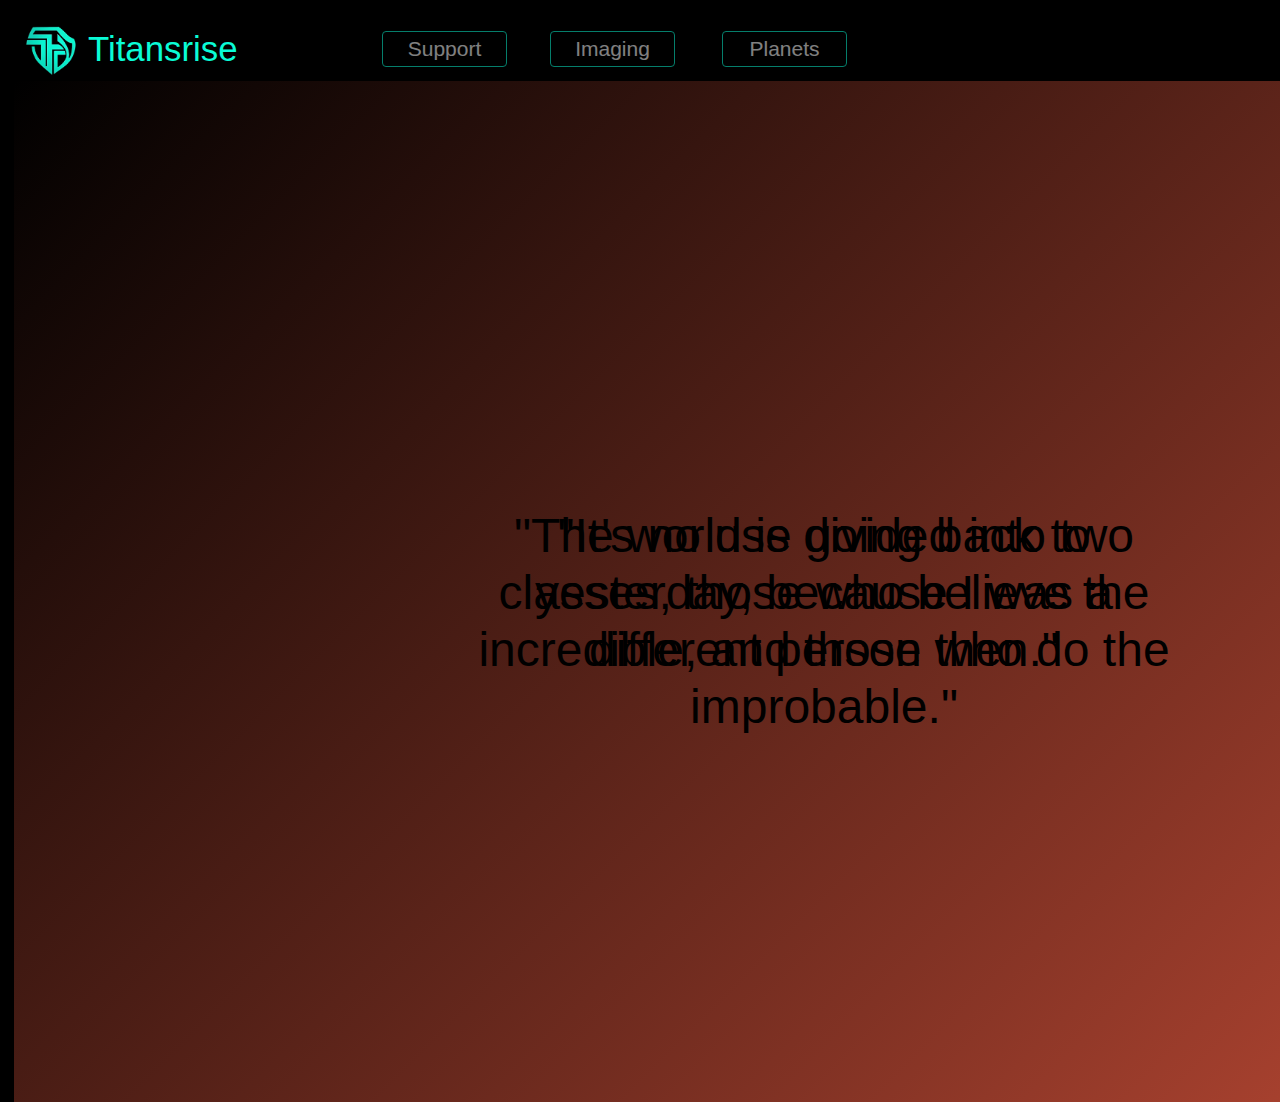
<file: index.html>
<!doctype html>
<html>
<head>
<meta charset="utf-8">
<title>Titansrise</title>
<meta name="generator" content="WYSIWYG Web Builder 15 - http://www.wysiwygwebbuilder.com">
<link href="SmallLogo.png" rel="icon" sizes="32x32" type="image/png">
<link href="SmallLogo.png" rel="icon" sizes="32x32" type="image/png">
<link href="SmallLogo.png" rel="icon" sizes="32x32" type="image/png">
<link href="Titansrise.css" rel="stylesheet">
<link href="index.css" rel="stylesheet">
<script src="jquery-1.12.4.min.js"></script>
<script src="wb.rotate.min.js"></script>
<script src="wwb15.min.js"></script>
</head>
<body>
<div id="container">

<hr id="Line1" style="position:absolute;left:13px;top:11px;width:1624px;z-index:1;">
<div id="WrapText1" style="position:absolute;left:84px;top:24px;width:175px;height:61px;z-index:2;overflow:hidden;">
<div class="WrapText1" style="left:4px;top:4px;width:162px;">Titansrise </div>
</div>
<a id="ButtonSupport" href="./Support.html" target="InlineFrame1" onmouseover="Animate('ButtonSupport', '', '', '', '', '100', 500, '');return false;" onmouseout="Animate('ButtonSupport', '', '', '', '', '50', 500, '');return false;" style="position:absolute;left:382px;top:31px;width:123px;height:34px;z-index:3;">Support</a>
<a id="ButtonPlanets" href="./Imaging.html" target="InlineFrame1" onmouseover="Animate('ButtonPlanets', '', '', '', '', '100', 500, '');return false;" onmouseout="Animate('ButtonPlanets', '', '', '', '', '50', 500, '');return false;" style="position:absolute;left:550px;top:31px;width:123px;height:34px;z-index:4;">Imaging</a>
<a id="ButtonContact" href="./Contact.html" target="InlineFrame1" onmouseover="Animate('ButtonContact', '', '', '', '', '100', 500, '');return false;" onmouseout="Animate('ButtonContact', '', '', '', '', '50', 500, '');return false;" style="position:absolute;left:1488px;top:27px;width:123px;height:34px;z-index:5;">Contact</a>
<iframe name="InlineFrame1" id="InlineFrame1" style="position:absolute;left:14px;top:81px;width:1620px;height:1021px;z-index:6;" src="./Startpage.html" scrolling="no"></iframe>
<div id="wb_Image1" style="position:absolute;left:19px;top:18px;width:65px;height:62px;z-index:7;">
<a href="./Startpage.html" target="InlineFrame1" onmouseover="Animate('wb_Image1', '', '', '', '', '80', 500, '');return false;" onmouseout="Animate('wb_Image1', '', '', '', '', '100', 500, '');return false;"><img src="images/NewLogo.png" id="Image1" alt=""></a></div>
<a id="Button1" href="./Planets.html" target="InlineFrame1" onmouseover="Animate('Button1', '', '', '', '', '100', 500, '');return false;" onmouseout="Animate('Button1', '', '', '', '', '50', 500, '');return false;" style="position:absolute;left:722px;top:31px;width:123px;height:34px;z-index:8;">Planets</a>
</div>
</body>
</html>
</file>
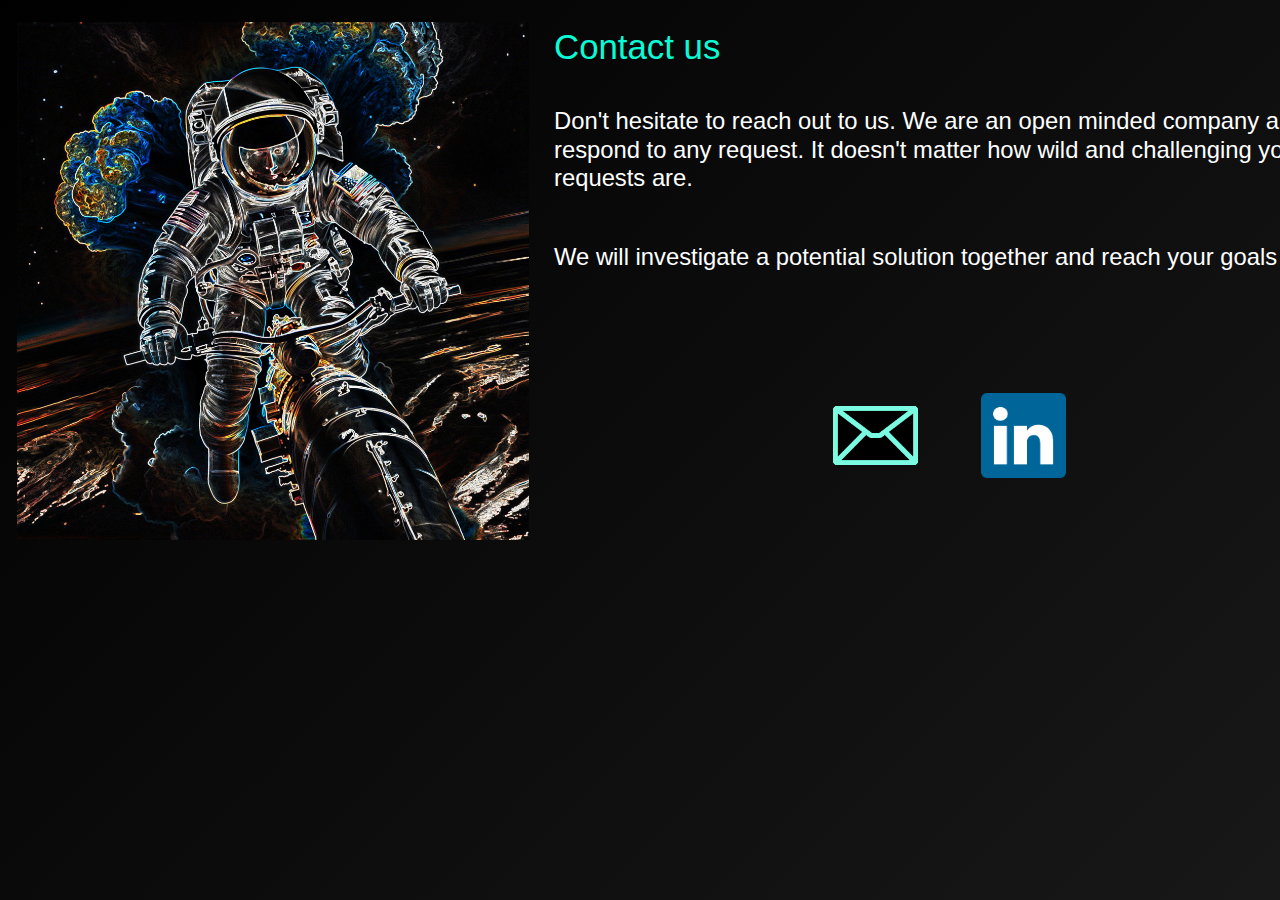
<file: Contact.html>
<!doctype html>
<html>
<head>
<meta charset="utf-8">
<title>Start</title>
<meta name="generator" content="WYSIWYG Web Builder 15 - http://www.wysiwygwebbuilder.com">
<link href="Titansrise.css" rel="stylesheet">
<link href="Contact.css" rel="stylesheet">
<script src="jquery-1.12.4.min.js"></script>
<script src="wb.rotate.min.js"></script>
<script src="wwb15.min.js"></script>
</head>
<body>
<div id="container">
<div id="wb_Image4" style="position:absolute;left:17px;top:22px;width:512px;height:518px;z-index:0;">
<img src="images/system.jpg" id="Image4" alt=""></div>
<div id="WrapText1" style="position:absolute;left:550px;top:22px;width:490px;height:61px;z-index:1;overflow:hidden;">
<div class="WrapText1" style="left:4px;top:4px;width:177px;">Contact us </div>
</div>
<div id="WrapText5" style="position:absolute;left:550px;top:103px;width:870px;height:110px;z-index:2;overflow:hidden;">
<div id="WrapText5-float">
</div>
<div class="WrapText5">Don't hesitate to reach out to us. We are an open minded company and will<br>respond to any request. It doesn't matter how wild and challenging your<br>requests are. </div>
</div>
<div id="WrapText6" style="position:absolute;left:550px;top:239px;width:870px;height:110px;z-index:3;overflow:hidden;">
<div id="WrapText6-float">
</div>
<div class="WrapText6">We will investigate a potential solution together and reach your goals in time. </div>
</div>
<div id="wb_Image1" style="position:absolute;left:833px;top:406px;width:85px;height:59px;z-index:4;">
<a href="mailto:contact@titansrise.cc" onmouseover="Animate('wb_Image1', '', '', '', '', '70', 500, '');return false;" onmouseout="Animate('wb_Image1', '', '', '', '', '100', 500, '');return false;"><img src="images/email.png" id="Image1" alt=""></a></div>
<div id="wb_Image3" style="position:absolute;left:981px;top:393px;width:85px;height:85px;z-index:5;">
<a href="https://www.linkedin.com/company/titansrise/" target="_blank" onmouseover="Animate('wb_Image3', '', '', '', '', '70', 500, '');return false;" onmouseout="Animate('wb_Image3', '', '', '', '', '100', 500, '');return false;"><img src="images/LinkedInLogo.png" id="Image3" alt=""></a></div>
</div>
</body>
</html>
</file>
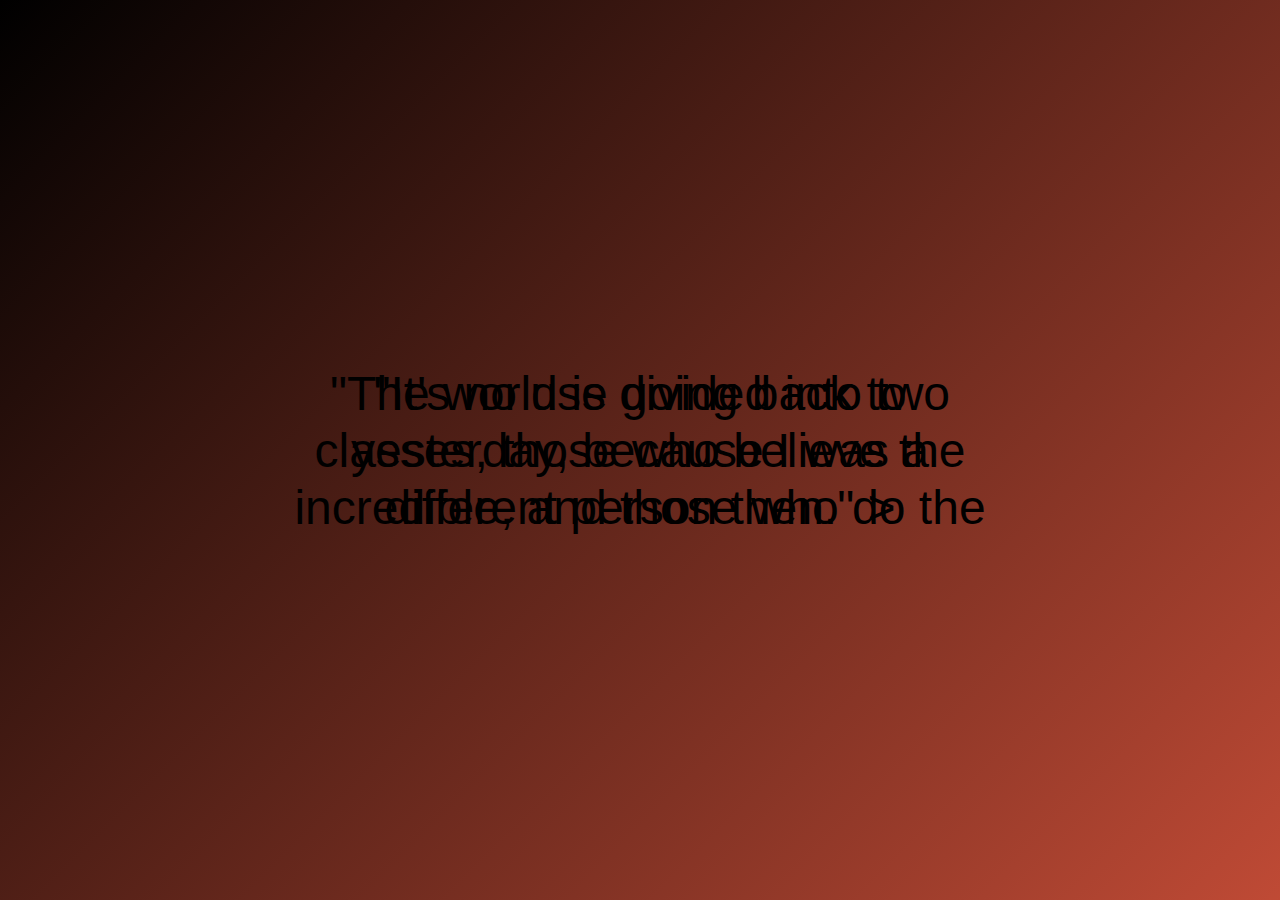
<file: HelloCustomer.html>
<!doctype html>
<html>
<head>
<meta charset="utf-8">
<title>Untitled Page</title>
<meta name="generator" content="WYSIWYG Web Builder 15 - http://www.wysiwygwebbuilder.com">
<link href="Titansrise.css" rel="stylesheet">
<link href="HelloCustomer.css" rel="stylesheet">
</head>
<body 

 <div id="box1">
    "It's no use going back to yesterday, because I was a different person then."
    </div>

    <div id="box2">
    "The world is divided into two classes, those who believe the incredible, and those who do the improbable."
    </div>
>

</body>
</html>
</file>
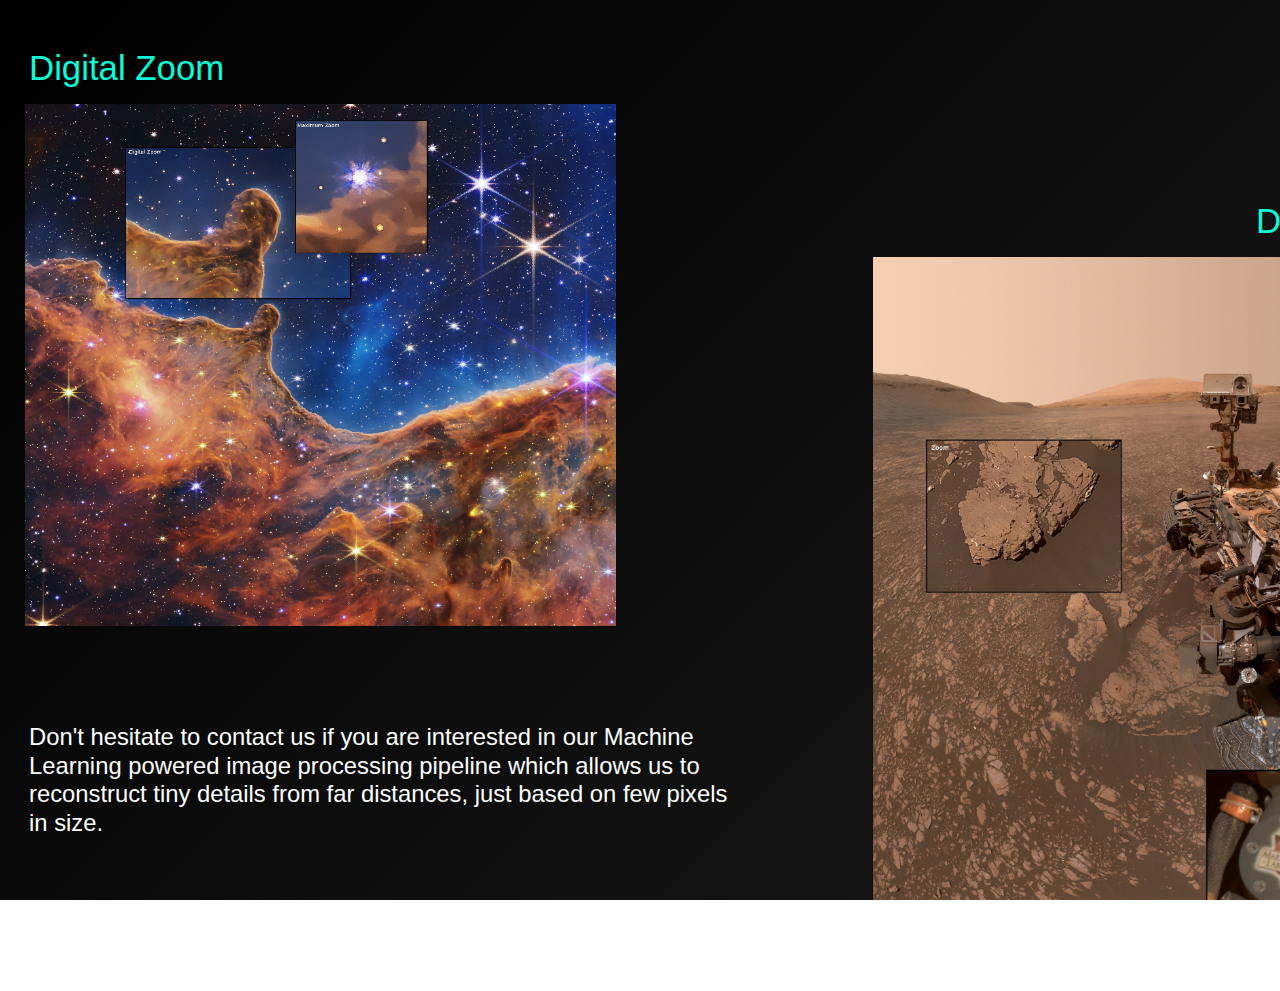
<file: Imaging.html>
<!doctype html>
<html>
<head>
<meta charset="utf-8">
<title>Start</title>
<meta name="generator" content="WYSIWYG Web Builder 15 - http://www.wysiwygwebbuilder.com">
<link href="Titansrise.css" rel="stylesheet">
<link href="Imaging.css" rel="stylesheet">
</head>
<body>
<div id="container">
<div id="WrapText2" style="position:absolute;left:25px;top:43px;width:446px;height:61px;z-index:0;overflow:hidden;">
<div class="WrapText2" style="left:4px;top:4px;width:205px;">Digital Zoom </div>
</div>
<div id="WrapText1" style="position:absolute;left:873px;top:196px;width:695px;height:61px;z-index:1;overflow:hidden;">
<div class="WrapText1" style="left:383px;top:4px;width:308px;">Detail enhancement </div>
</div>
<div id="WrapText5" style="position:absolute;left:25px;top:719px;width:719px;height:201px;z-index:2;overflow:hidden;">
<div id="WrapText5-float">
</div>
<div class="WrapText5">Don't hesitate to contact us if you are interested in our Machine Learning powered image processing pipeline which allows us to reconstruct tiny details from far distances, just based on few pixels in size. </div>
</div>
<div id="WrapText4" style="position:absolute;left:873px;top:952px;width:695px;height:39px;z-index:3;overflow:hidden;">
<div id="WrapText4-float">
</div>
<div class="WrapText4">Source: NASA </div>
</div>
<div id="wb_Image3" style="position:absolute;left:25px;top:104px;width:591px;height:522px;z-index:4;">
<img src="images/Zoom.jpg" id="Image3" alt=""></div>
<div id="wb_Image1" style="position:absolute;left:873px;top:257px;width:695px;height:695px;z-index:5;">
<img src="images/Details.jpg" id="Image1" alt=""></div>
</div>
</body>
</html>
</file>
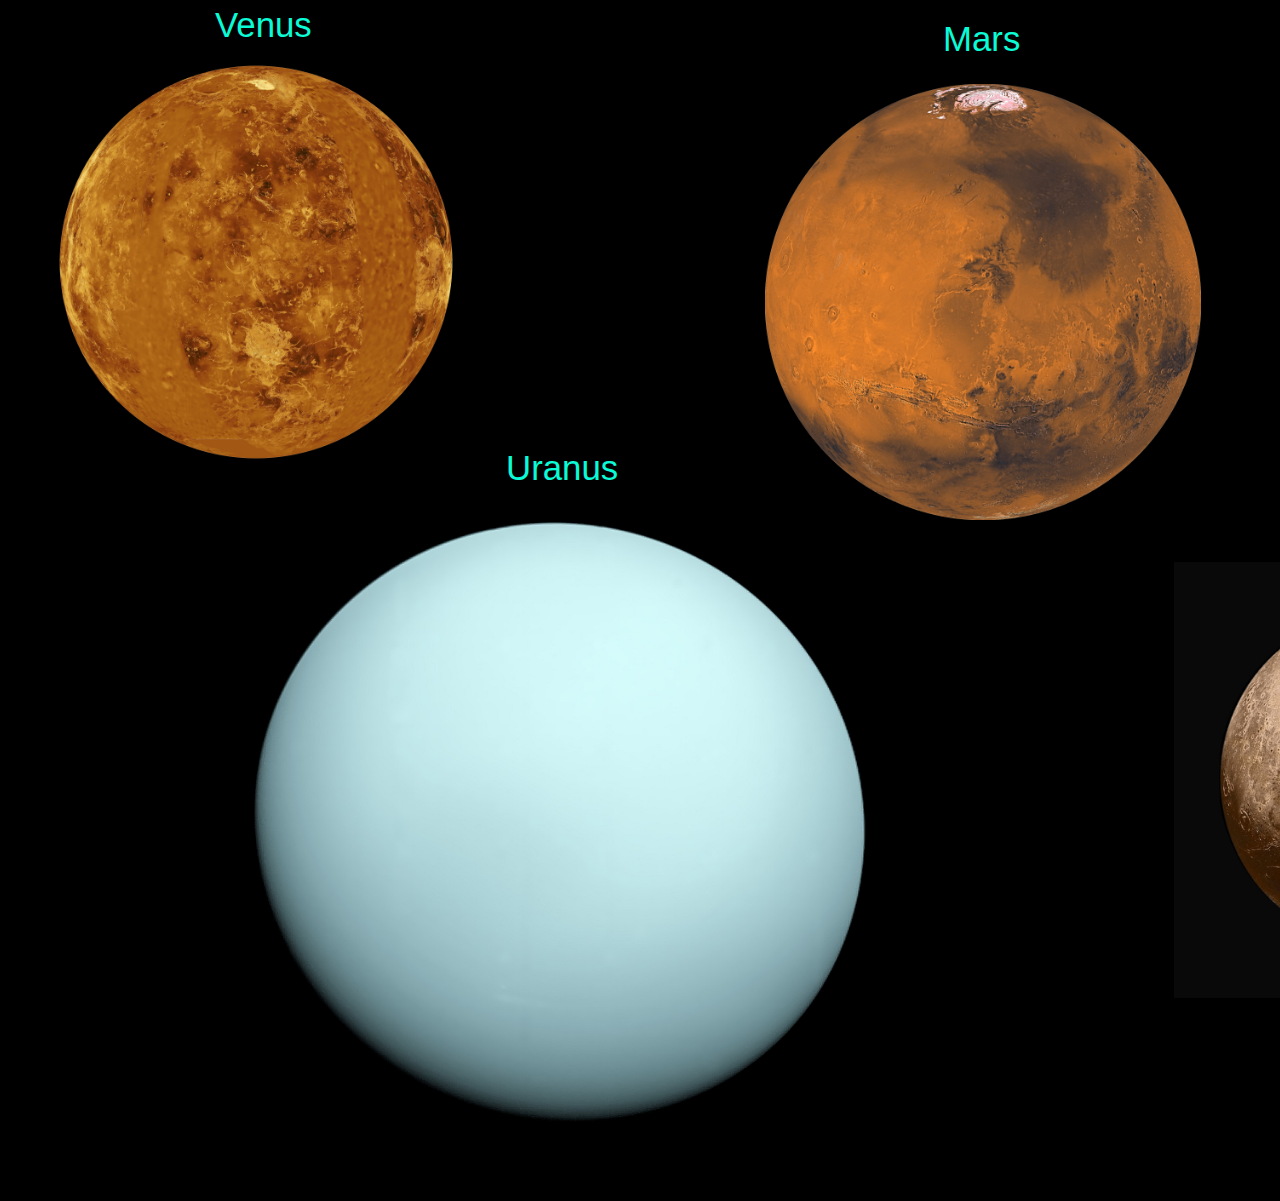
<file: Planets.html>
<!doctype html>
<html>
<head>
<meta charset="utf-8">
<title>Start</title>
<meta name="generator" content="WYSIWYG Web Builder 15 - http://www.wysiwygwebbuilder.com">
<link href="Titansrise.css" rel="stylesheet">
<link href="Planets.css" rel="stylesheet">
<script src="jquery-1.12.4.min.js"></script>
<script src="wb.rotate.min.js"></script>
<script src="wwb15.min.js"></script>
</head>
<body>
<div id="container">
<div id="WrapText2" style="position:absolute;left:211px;top:0px;width:146px;height:61px;z-index:0;overflow:hidden;">
<div class="WrapText2" style="left:4px;top:4px;width:108px;">Venus </div>
</div>
<div id="WrapText1" style="position:absolute;left:939px;top:14px;width:113px;height:61px;z-index:1;overflow:hidden;">
<div class="WrapText1" style="left:4px;top:4px;width:88px;">Mars </div>
</div>
<div id="wb_Image3" style="position:absolute;left:1174px;top:562px;width:436px;height:436px;z-index:2;">
<a href="./images/Pluto_Titansrise.jpg" target="_self" title="Venus" onmouseover="Animate('wb_Image3', '', '', '', '', '80', 500, '');return false;" onmouseout="Animate('wb_Image3', '', '', '', '', '100', 500, '');return false;"><img src="images/Pluto.jpg" id="Image3" alt=""></a></div>
<div id="WrapText3" style="position:absolute;left:1344px;top:533px;width:114px;height:61px;z-index:3;overflow:hidden;">
<div class="WrapText3" style="left:4px;top:4px;width:89px;">Pluto </div>
</div>
<div id="wb_Image4" style="position:absolute;left:188px;top:447px;width:751px;height:751px;z-index:4;">
<a href="./images/Uranus_Titensrise.jpg" target="_self" title="Venus" onmouseover="Animate('wb_Image4', '', '', '', '', '80', 500, '');return false;" onmouseout="Animate('wb_Image4', '', '', '', '', '100', 500, '');return false;"><img src="images/Uranus.jpg" id="Image4" alt=""></a></div>
<div id="WrapText4" style="position:absolute;left:502px;top:443px;width:180px;height:61px;z-index:5;overflow:hidden;">
<div class="WrapText4" style="left:4px;top:4px;width:122px;">Uranus </div>
</div>
<div id="wb_Image2" style="position:absolute;left:765px;top:84px;width:436px;height:436px;z-index:6;">
<a href="./images/Mars_Titansrise.jpg" target="_self" title="Venus" onmouseover="Animate('wb_Image2', '', '', '', '', '80', 500, '');return false;" onmouseout="Animate('wb_Image2', '', '', '', '', '100', 500, '');return false;"><img src="images/Mars.jpg" id="Image2" alt=""></a></div>
<div id="wb_Image1" style="position:absolute;left:38px;top:44px;width:436px;height:436px;z-index:7;">
<a href="./images/Venus_Titansrise.jpg" target="_self" title="Venus" onmouseover="Animate('wb_Image1', '', '', '', '', '80', 500, '');return false;" onmouseout="Animate('wb_Image1', '', '', '', '', '100', 500, '');return false;"><img src="images/venus.jpg" id="Image1" alt=""></a></div>
</div>
</body>
</html>
</file>
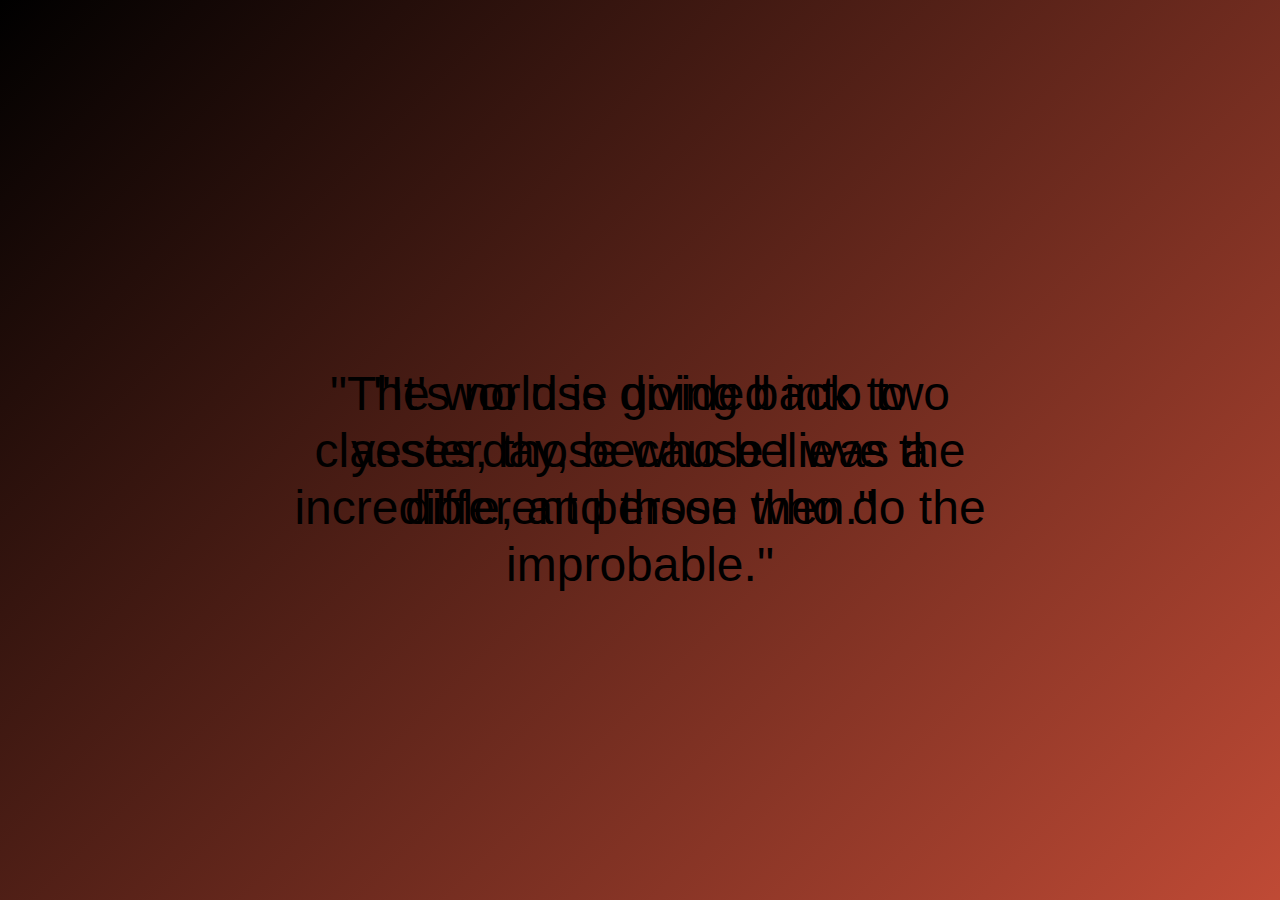
<file: Startpage.html>
<!doctype html>
<html>
<head>
<meta charset="utf-8">
<title>Start</title>
<meta name="generator" content="WYSIWYG Web Builder 15 - http://www.wysiwygwebbuilder.com">
<link href="Titansrise.css" rel="stylesheet">
<link href="Startpage.css" rel="stylesheet">
</head>
<body>
<div id="container">
</div>
 <div id="box1">
    "It's no use going back to yesterday, because I was a different person then."
    </div>

    <div id="box2">
    "The world is divided into two classes, those who believe the incredible, and those who do the improbable."
    </div></body>
</html>
</file>
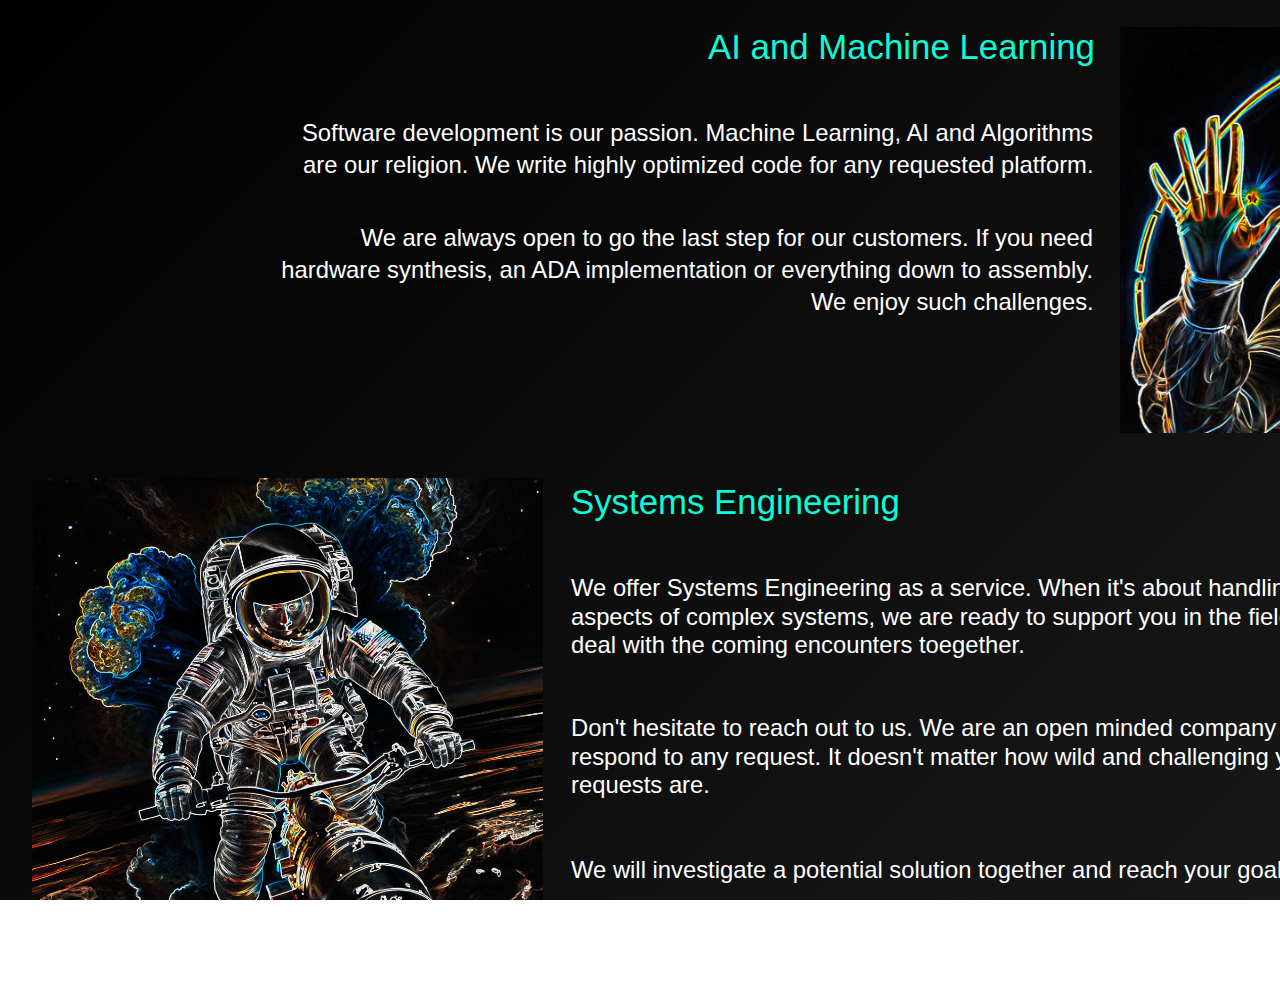
<file: Support.html>
<!doctype html>
<html>
<head>
<meta charset="utf-8">
<title>Start</title>
<meta name="generator" content="WYSIWYG Web Builder 15 - http://www.wysiwygwebbuilder.com">
<link href="Titansrise.css" rel="stylesheet">
<link href="Support.css" rel="stylesheet">
</head>
<body>
<div id="container">
<div id="wb_Image2" style="position:absolute;left:1120px;top:27px;width:456px;height:406px;z-index:0;">
<img src="images/Ada.jpg" id="Image2" alt=""></div>
<div id="WrapText1" style="position:absolute;left:607px;top:22px;width:490px;height:61px;z-index:1;overflow:hidden;">
<div class="WrapText1" style="left:101px;top:4px;width:385px;">AI and Machine Learning </div>
</div>
<div id="WrapText2" style="position:absolute;left:567px;top:477px;width:490px;height:61px;z-index:2;overflow:hidden;">
<div class="WrapText2" style="left:4px;top:4px;width:339px;">Systems Engineering </div>
</div>
<div id="WrapText4" style="position:absolute;left:567px;top:570px;width:870px;height:110px;z-index:3;overflow:hidden;">
<div id="WrapText4-float">
</div>
<div class="WrapText4">We offer Systems Engineering as a service. When it's about handling all the<br>aspects of complex systems, we are ready to support you in the field and to<br>deal with the coming encounters toegether. </div>
</div>
<div id="WrapText5" style="position:absolute;left:567px;top:710px;width:870px;height:110px;z-index:4;overflow:hidden;">
<div id="WrapText5-float">
</div>
<div class="WrapText5">Don't hesitate to reach out to us. We are an open minded company and will<br>respond to any request. It doesn't matter how wild and challenging your<br>requests are. </div>
</div>
<div id="WrapText6" style="position:absolute;left:567px;top:852px;width:870px;height:110px;z-index:5;overflow:hidden;">
<div id="WrapText6-float">
</div>
<div class="WrapText6">We will investigate a potential solution together and reach your goals in time. </div>
</div>
<div id="WrapText3" style="position:absolute;left:264px;top:115px;width:833px;height:107px;z-index:6;overflow:hidden;">
<div class="WrapText3" style="left:37px;top:4px;width:792px;">Software development is our passion. Machine Learning, AI and Algorithms </div>
<div class="WrapText3" style="left:39px;top:36px;width:790px;">are our religion. We write highly optimized code for any requested platform. </div>
</div>
<div id="WrapText7" style="position:absolute;left:250px;top:220px;width:847px;height:107px;z-index:7;overflow:hidden;">
<div class="WrapText7" style="left:107px;top:4px;width:736px;">We are always open to go the last step for our customers. If you need </div>
<div class="WrapText7" style="left:28px;top:36px;width:815px;">hardware synthesis, an ADA implementation or everything down to assembly. </div>
<div class="WrapText7" style="left:561px;top:68px;width:282px;">We enjoy such challenges. </div>
</div>
<div id="wb_Image3" style="position:absolute;left:32px;top:478px;width:511px;height:517px;z-index:8;">
<img src="images/system.jpg" id="Image3" alt=""></div>
</div>
</body>
</html>
</file>
<file: Titansrise.css>
a
{
   color: #0000FF;
   text-decoration: underline;
}
a:visited
{
   color: #800080;
}
a:active
{
   color: #FF0000;
}
a:hover
{
   color: #0000FF;
   text-decoration: underline;
}
input:focus, textarea:focus, select:focus
{
   outline: none;
}
.visibility-hidden
{
   visibility: hidden;
}
h1, .h1
{
   font-family: Arial;
   font-weight: bold;
   font-size: 32px;
   text-decoration: none;
   color: #000000;
   background-color: transparent;
   margin: 0px 0px 0px 0px;
   padding: 0px 0px 0px 0px;
   display: inline;
}
h2, .h2
{
   font-family: Arial;
   font-weight: bold;
   font-size: 27px;
   text-decoration: none;
   color: #000000;
   background-color: transparent;
   margin: 0px 0px 0px 0px;
   padding: 0px 0px 0px 0px;
   display: inline;
}
h3, .h3
{
   font-family: Arial;
   font-weight: bold;
   font-size: 24px;
   text-decoration: none;
   color: #000000;
   background-color: transparent;
   margin: 0px 0px 0px 0px;
   padding: 0px 0px 0px 0px;
   display: inline;
}
h4, .h4
{
   font-family: Arial;
   font-weight: bold;
   font-size: 21px;
   font-style: italic;
   text-decoration: none;
   color: #000000;
   background-color: transparent;
   margin: 0px 0px 0px 0px;
   padding: 0px 0px 0px 0px;
   display: inline;
}
h5, .h5
{
   font-family: Arial;
   font-weight: bold;
   font-size: 19px;
   text-decoration: none;
   color: #000000;
   background-color: transparent;
   margin: 0px 0px 0px 0px;
   padding: 0px 0px 0px 0px;
   display: inline;
}
h6, .h6
{
   font-family: Arial;
   font-weight: bold;
   font-size: 16px;
   text-decoration: none;
   color: #000000;
   background-color: transparent;
   margin: 0px 0px 0px 0px;
   padding: 0px 0px 0px 0px;
   display: inline;
}
.CustomStyle
{
   font-family: "Courier New";
   font-weight: bold;
   font-size: 16px;
   text-decoration: none;
   color: #2E74B5;
   background-color: transparent;
}
</file>
<file: index.css>
div#container
{
   width: 1650px;
   position: relative;
   margin: 0 auto 0 auto;
   text-align: left;
}
body
{
   background-color: #000000;
   color: #000000;
   font-family: Arial;
   font-weight: normal;
   font-size: 13px;
   line-height: 1.1875;
   margin: 0;
   text-align: center;
}
#Line1
{
   border-color: #000000;
   border-style: solid;
   border-bottom-width: 70px;
   border-top: 0px;
   border-left: 0px;
   border-right: 0px;
   height: 0 !important;
   line-height: 0px !important;
   margin: 0;
   padding: 0;
}
#WrapText1
{
   background-color: transparent;
   background-image: none;
}
.WrapText1
{
   position: absolute;
   white-space: nowrap;
   border-width: 0px;
   color: #0AFBD6;
   font-family: Arial;
   font-weight: normal;
   font-size:34.80px;
   font-style: normal;
   text-align: left;
}
#ButtonSupport
{
   line-height: 34px;
   text-align: center;
   text-decoration: none;
   vertical-align: top;
   border: 1px solid #0AFBD6;
   border-radius: 4px;
   background-color: transparent;
   background-image: none;
   color: #FFFFFF;
   font-family: Arial;
   font-weight: normal;
   font-size: 21px;
   -webkit-appearance: none;
   opacity: 0.50;
   margin: 0;
}
#ButtonPlanets
{
   line-height: 34px;
   text-align: center;
   text-decoration: none;
   vertical-align: top;
   border: 1px solid #0AFBD6;
   border-radius: 4px;
   background-color: transparent;
   background-image: none;
   color: #FFFFFF;
   font-family: Arial;
   font-weight: normal;
   font-size: 21px;
   -webkit-appearance: none;
   opacity: 0.50;
   margin: 0;
}
#ButtonContact
{
   line-height: 34px;
   text-align: center;
   text-decoration: none;
   vertical-align: top;
   border: 1px solid #0AFBD6;
   border-radius: 4px;
   background-color: transparent;
   background-image: none;
   color: #FFFFFF;
   font-family: Arial;
   font-weight: normal;
   font-size: 21px;
   -webkit-appearance: none;
   opacity: 0.50;
   margin: 0;
}
#InlineFrame1
{
   border: 0px solid transparent;
   margin: 0;
}
#wb_Image1
{
   vertical-align: top;
}
#Image1
{
   border: 0px solid #000000;
   padding: 0;
   margin: 0;
   left: 0;
   top: 0;
   width: 100%;
   height: 100%;
}
#Button1
{
   line-height: 34px;
   text-align: center;
   text-decoration: none;
   vertical-align: top;
   border: 1px solid #0AFBD6;
   border-radius: 4px;
   background-color: transparent;
   background-image: none;
   color: #FFFFFF;
   font-family: Arial;
   font-weight: normal;
   font-size: 21px;
   -webkit-appearance: none;
   opacity: 0.50;
   margin: 0;
}
</file>
<file: Contact.css>
div#container
{
   width: 1650px;
   position: relative;
   margin: 0 auto 0 auto;
   text-align: left;
}
body
{
   background-color: transparent;
   color: #000000;
   font-family: Arial;
   font-weight: normal;
   font-size: 13px;
   line-height: 1.1875;
   margin: 0;
   text-align: center;
}
#wb_Image4
{
   vertical-align: top;
}
#Image4
{
   border: 0px solid #000000;
   padding: 0;
   margin: 0;
   left: 0;
   top: 0;
   width: 100%;
   height: 100%;
}
#WrapText1
{
   background-color: transparent;
   background-image: none;
}
.WrapText1
{
   position: absolute;
   white-space: nowrap;
   border-width: 0px;
   color: #0AFBD6;
   font-family: Arial;
   font-weight: normal;
   font-size:34.80px;
   font-style: normal;
   text-align: left;
}
#WrapText5
{
   background-color: transparent;
   background-image: none;
}
#WrapText5
{
   box-sizing: border-box;
   margin: 0;
   padding: 4px 4px 4px 4px;
}
.WrapText5
{
   border-width: 0px;
   color: #FFFFFF;
   font-family: Arial;
   font-weight: normal;
   font-size:23.80px;
   font-style: normal;
   line-height: 1.2;
   text-align: left;
}
#WrapText5-float
{
   float: right;
   font-size: 0px;
}
#WrapText6
{
   background-color: transparent;
   background-image: none;
}
#WrapText6
{
   box-sizing: border-box;
   margin: 0;
   padding: 4px 4px 4px 4px;
}
.WrapText6
{
   border-width: 0px;
   color: #FFFFFF;
   font-family: Arial;
   font-weight: normal;
   font-size:23.80px;
   font-style: normal;
   line-height: 1.2;
   text-align: left;
}
#WrapText6-float
{
   float: right;
   font-size: 0px;
}
#wb_Image1
{
   vertical-align: top;
}
#Image1
{
   border: 0px solid #000000;
   padding: 0;
   margin: 0;
   left: 0;
   top: 0;
   width: 100%;
   height: 100%;
}
#wb_Image3
{
   vertical-align: top;
}
#Image3
{
   border: 0px solid #000000;
   padding: 0;
   margin: 0;
   left: 0;
   top: 0;
   width: 100%;
   height: 100%;
}
        h1 {text-align: center;
            vertical-align: center;}

        html, body {
        overflow: hidden;
        width: 100%;
        height:100%;
        }

        body {
            background: linear-gradient(-45deg, rgb(32, 32, 32), #000000, rgb(32, 32, 32), #000000);
            background-size: 400% 400%;
            animation: gradient 60s ease infinite;
        }

        @keyframes gradient {
            0% {
                background-position: 0% 50%;
            }
            50% {
                background-position: 100% 50%;
            }
            100% {
                background-position: 0% 50%;
            }
        }

        #box1 {
            height: 170px;
            width: 700px;
            font-size: 48px;
            color: #000000;
            text-align: center;
            margin: auto;
            position: absolute;
            top: 0; left: 0; bottom: 0; right: 0;

            animation: flux1 120s ease infinite;
        }

        @keyframes flux1 {
              0% { opacity:1;}
             25% { opacity:0;}
             50% { opacity:0;}
             75% { opacity:0;}
            100% { opacity:1;}
        }

        #box2 {
            height: 170px;
            width: 700px;
            font-size: 48px;
            color: #000000;
            text-align: center;
            margin: auto;
            position: absolute;
            top: 0; left: 0; bottom: 0; right: 0;

            animation: flux2 120s ease infinite;
        }


        @keyframes flux2 {
              0% { opacity:0;}
             25% { opacity:0;}
             50% { opacity:1;}
             75% { opacity:0;}
            100% { opacity:0;}
        }

        #HeaderSec {
            height: 90%;
            width:100%;
            display:flex;
            align-items: center;
            justify-content: 30%;
        }
</file>
<file: HelloCustomer.css>
body
{
   background-color: transparent;
   color: #000000;
   font-family: Arial;
   font-weight: normal;
   font-size: 13px;
   line-height: 1.1875;
   margin: 0;
   padding: 0;
}
        h1 {text-align: center;
            vertical-align: center;}

        html, body {
        overflow: hidden;
        width: 100%;
        height:100%;
        }

        body {
            background: linear-gradient(-45deg, rgb(255, 99, 71), #000000, rgb(255, 99, 71), #000000);
            background-size: 400% 400%;
            animation: gradient 60s ease infinite;
        }

        @keyframes gradient {
            0% {
                background-position: 0% 50%;
            }
            50% {
                background-position: 100% 50%;
            }
            100% {
                background-position: 0% 50%;
            }
        }

        #box1 {
            height: 170px;
            width: 700px;
            font-size: 48px;
            color: #000000;
            text-align: center;
            margin: auto;
            position: absolute;
            top: 0; left: 0; bottom: 0; right: 0;

            animation: flux1 120s ease infinite;
        }

        @keyframes flux1 {
              0% { opacity:1;}
             25% { opacity:0;}
             50% { opacity:0;}
             75% { opacity:0;}
            100% { opacity:1;}
        }

        #box2 {
            height: 170px;
            width: 700px;
            font-size: 48px;
            color: #000000;
            text-align: center;
            margin: auto;
            position: absolute;
            top: 0; left: 0; bottom: 0; right: 0;

            animation: flux2 120s ease infinite;
        }


        @keyframes flux2 {
              0% { opacity:0;}
             25% { opacity:0;}
             50% { opacity:1;}
             75% { opacity:0;}
            100% { opacity:0;}
        }

        #HeaderSec {
            height: 90%;
            width:100%;
            display:flex;
            align-items: center;
            justify-content: 30%;
        }
    
        body {
            background: linear-gradient(-45deg, rgb(255, 99, 71), #000000, rgb(255, 99, 71), #000000);
            background-size: 400% 400%;
            animation: gradient 60s ease infinite;
        }
            h1 {text-align: center;
            vertical-align: center;}

        html, body {
        overflow: hidden;
        width: 100%;
        height:100%;
        }

        body {
            background: linear-gradient(-45deg, rgb(255, 99, 71), #000000, rgb(255, 99, 71), #000000);
            background-size: 400% 400%;
            animation: gradient 60s ease infinite;
        }

        @keyframes gradient {
            0% {
                background-position: 0% 50%;
            }
            50% {
                background-position: 100% 50%;
            }
            100% {
                background-position: 0% 50%;
            }
        }

        #box1 {
            height: 170px;
            width: 700px;
            font-size: 48px;
            color: #000000;
            text-align: center;
            margin: auto;
            position: absolute;
            top: 0; left: 0; bottom: 0; right: 0;

            animation: flux1 120s ease infinite;
        }

        @keyframes flux1 {
              0% { opacity:1;}
             25% { opacity:0;}
             50% { opacity:0;}
             75% { opacity:0;}
            100% { opacity:1;}
        }

        #box2 {
            height: 170px;
            width: 700px;
            font-size: 48px;
            color: #000000;
            text-align: center;
            margin: auto;
            position: absolute;
            top: 0; left: 0; bottom: 0; right: 0;

            animation: flux2 120s ease infinite;
        }


        @keyframes flux2 {
              0% { opacity:0;}
             25% { opacity:0;}
             50% { opacity:1;}
             75% { opacity:0;}
            100% { opacity:0;}
        }

        #HeaderSec {
            height: 90%;
            width:100%;
            display:flex;
            align-items: center;
            justify-content: 30%;
        }
</file>
<file: Imaging.css>
div#container
{
   width: 1650px;
   position: relative;
   margin: 0 auto 0 auto;
   text-align: left;
}
body
{
   background-color: transparent;
   color: #000000;
   font-family: Arial;
   font-weight: normal;
   font-size: 13px;
   line-height: 1.1875;
   margin: 0;
   text-align: center;
}
#WrapText2
{
   background-color: transparent;
   background-image: none;
}
.WrapText2
{
   position: absolute;
   white-space: nowrap;
   border-width: 0px;
   color: #0AFBD6;
   font-family: Arial;
   font-weight: normal;
   font-size:34.80px;
   font-style: normal;
   text-align: left;
}
#WrapText1
{
   background-color: transparent;
   background-image: none;
}
.WrapText1
{
   position: absolute;
   white-space: nowrap;
   border-width: 0px;
   color: #0AFBD6;
   font-family: Arial;
   font-weight: normal;
   font-size:34.80px;
   font-style: normal;
   text-align: right;
}
#WrapText5
{
   background-color: transparent;
   background-image: none;
}
#WrapText5
{
   box-sizing: border-box;
   margin: 0;
   padding: 4px 4px 4px 4px;
}
.WrapText5
{
   border-width: 0px;
   color: #FFFFFF;
   font-family: Arial;
   font-weight: normal;
   font-size:23.80px;
   font-style: normal;
   line-height: 1.2;
   text-align: left;
}
#WrapText5-float
{
   float: right;
   font-size: 0px;
}
#WrapText4
{
   background-color: transparent;
   background-image: none;
}
#WrapText4
{
   box-sizing: border-box;
   margin: 0;
   padding: 4px 4px 4px 4px;
}
.WrapText4
{
   border-width: 0px;
   color: #FFFFFF;
   font-family: Arial;
   font-weight: normal;
   font-size:15.80px;
   font-style: normal;
   line-height: 1.2;
   text-align: right;
}
#WrapText4-float
{
   float: right;
   font-size: 0px;
}
#wb_Image3
{
   vertical-align: top;
}
#Image3
{
   border: 0px solid #000000;
   padding: 0;
   margin: 0;
   left: 0;
   top: 0;
   width: 100%;
   height: 100%;
}
#wb_Image1
{
   vertical-align: top;
}
#Image1
{
   border: 0px solid #000000;
   padding: 0;
   margin: 0;
   left: 0;
   top: 0;
   width: 100%;
   height: 100%;
}
        h1 {text-align: center;
            vertical-align: center;}

        html, body {
        overflow: hidden;
        width: 100%;
        height:100%;
        }

        body {
            background: linear-gradient(-45deg, rgb(32, 32, 32), #000000, rgb(32, 32, 32), #000000);
            background-size: 400% 400%;
            animation: gradient 60s ease infinite;
        }

        @keyframes gradient {
            0% {
                background-position: 0% 50%;
            }
            50% {
                background-position: 100% 50%;
            }
            100% {
                background-position: 0% 50%;
            }
        }

        #box1 {
            height: 170px;
            width: 700px;
            font-size: 48px;
            color: #000000;
            text-align: center;
            margin: auto;
            position: absolute;
            top: 0; left: 0; bottom: 0; right: 0;

            animation: flux1 120s ease infinite;
        }

        @keyframes flux1 {
              0% { opacity:1;}
             25% { opacity:0;}
             50% { opacity:0;}
             75% { opacity:0;}
            100% { opacity:1;}
        }

        #box2 {
            height: 170px;
            width: 700px;
            font-size: 48px;
            color: #000000;
            text-align: center;
            margin: auto;
            position: absolute;
            top: 0; left: 0; bottom: 0; right: 0;

            animation: flux2 120s ease infinite;
        }


        @keyframes flux2 {
              0% { opacity:0;}
             25% { opacity:0;}
             50% { opacity:1;}
             75% { opacity:0;}
            100% { opacity:0;}
        }

        #HeaderSec {
            height: 90%;
            width:100%;
            display:flex;
            align-items: center;
            justify-content: 30%;
        }
</file>
<file: Planets.css>
div#container
{
   width: 1650px;
   position: relative;
   margin: 0 auto 0 auto;
   text-align: left;
}
body
{
   background-color: #000000;
   color: #000000;
   font-family: Arial;
   font-weight: normal;
   font-size: 13px;
   line-height: 1.1875;
   margin: 0;
   text-align: center;
}
#WrapText2
{
   background-color: transparent;
   background-image: none;
}
.WrapText2
{
   position: absolute;
   white-space: nowrap;
   border-width: 0px;
   color: #0AFBD6;
   font-family: Arial;
   font-weight: normal;
   font-size:34.80px;
   font-style: normal;
   text-align: left;
}
#WrapText1
{
   background-color: transparent;
   background-image: none;
}
.WrapText1
{
   position: absolute;
   white-space: nowrap;
   border-width: 0px;
   color: #0AFBD6;
   font-family: Arial;
   font-weight: normal;
   font-size:34.80px;
   font-style: normal;
   text-align: left;
}
#wb_Image3
{
   vertical-align: top;
}
#Image3
{
   border: 0px solid #000000;
   padding: 0;
   margin: 0;
   left: 0;
   top: 0;
   width: 100%;
   height: 100%;
}
#WrapText3
{
   background-color: transparent;
   background-image: none;
}
.WrapText3
{
   position: absolute;
   white-space: nowrap;
   border-width: 0px;
   color: #0AFBD6;
   font-family: Arial;
   font-weight: normal;
   font-size:34.80px;
   font-style: normal;
   text-align: left;
}
#wb_Image4
{
   vertical-align: top;
}
#Image4
{
   border: 0px solid #000000;
   padding: 0;
   margin: 0;
   left: 0;
   top: 0;
   width: 100%;
   height: 100%;
}
#WrapText4
{
   background-color: transparent;
   background-image: none;
}
.WrapText4
{
   position: absolute;
   white-space: nowrap;
   border-width: 0px;
   color: #0AFBD6;
   font-family: Arial;
   font-weight: normal;
   font-size:34.80px;
   font-style: normal;
   text-align: left;
}
#wb_Image2
{
   vertical-align: top;
}
#Image2
{
   border: 0px solid #000000;
   padding: 0;
   margin: 0;
   left: 0;
   top: 0;
   width: 100%;
   height: 100%;
}
#wb_Image1
{
   vertical-align: top;
}
#Image1
{
   border: 0px solid #000000;
   padding: 0;
   margin: 0;
   left: 0;
   top: 0;
   width: 100%;
   height: 100%;
}
</file>
<file: Startpage.css>
div#container
{
   width: 1650px;
   position: relative;
   margin: 0 auto 0 auto;
   text-align: left;
}
body
{
   background-color: transparent;
   color: #000000;
   font-family: Arial;
   font-weight: normal;
   font-size: 13px;
   line-height: 1.1875;
   margin: 0;
   text-align: center;
}
        h1 {text-align: center;
            vertical-align: center;}

        html, body {
        overflow: hidden;
        width: 100%;
        height:100%;
        }

        body {
            background: linear-gradient(-45deg, rgb(255, 99, 71), #000000, rgb(255, 99, 71), #000000);
            background-size: 400% 400%;
            animation: gradient 60s ease infinite;
        }

        @keyframes gradient {
            0% {
                background-position: 0% 50%;
            }
            50% {
                background-position: 100% 50%;
            }
            100% {
                background-position: 0% 50%;
            }
        }

        #box1 {
            height: 170px;
            width: 700px;
            font-size: 48px;
            color: #000000;
            text-align: center;
            margin: auto;
            position: absolute;
            top: 0; left: 0; bottom: 0; right: 0;

            animation: flux1 120s ease infinite;
        }

        @keyframes flux1 {
              0% { opacity:1;}
             25% { opacity:0;}
             50% { opacity:0;}
             75% { opacity:0;}
            100% { opacity:1;}
        }

        #box2 {
            height: 170px;
            width: 700px;
            font-size: 48px;
            color: #000000;
            text-align: center;
            margin: auto;
            position: absolute;
            top: 0; left: 0; bottom: 0; right: 0;

            animation: flux2 120s ease infinite;
        }


        @keyframes flux2 {
              0% { opacity:0;}
             25% { opacity:0;}
             50% { opacity:1;}
             75% { opacity:0;}
            100% { opacity:0;}
        }

        #HeaderSec {
            height: 90%;
            width:100%;
            display:flex;
            align-items: center;
            justify-content: 30%;
        }
</file>
<file: Support.css>
div#container
{
   width: 1650px;
   position: relative;
   margin: 0 auto 0 auto;
   text-align: left;
}
body
{
   background-color: transparent;
   color: #000000;
   font-family: Arial;
   font-weight: normal;
   font-size: 13px;
   line-height: 1.1875;
   margin: 0;
   text-align: center;
}
#wb_Image2
{
   vertical-align: top;
}
#Image2
{
   border: 0px solid #000000;
   padding: 0;
   margin: 0;
   left: 0;
   top: 0;
   width: 100%;
   height: 100%;
}
#WrapText1
{
   background-color: transparent;
   background-image: none;
}
.WrapText1
{
   position: absolute;
   white-space: nowrap;
   border-width: 0px;
   color: #0AFBD6;
   font-family: Arial;
   font-weight: normal;
   font-size:34.80px;
   font-style: normal;
   text-align: right;
}
#WrapText2
{
   background-color: transparent;
   background-image: none;
}
.WrapText2
{
   position: absolute;
   white-space: nowrap;
   border-width: 0px;
   color: #0AFBD6;
   font-family: Arial;
   font-weight: normal;
   font-size:34.80px;
   font-style: normal;
   text-align: left;
}
#WrapText4
{
   background-color: transparent;
   background-image: none;
}
#WrapText4
{
   box-sizing: border-box;
   margin: 0;
   padding: 4px 4px 4px 4px;
}
.WrapText4
{
   border-width: 0px;
   color: #FFFFFF;
   font-family: Arial;
   font-weight: normal;
   font-size:23.80px;
   font-style: normal;
   line-height: 1.2;
   text-align: left;
}
#WrapText4-float
{
   float: right;
   font-size: 0px;
}
#WrapText5
{
   background-color: transparent;
   background-image: none;
}
#WrapText5
{
   box-sizing: border-box;
   margin: 0;
   padding: 4px 4px 4px 4px;
}
.WrapText5
{
   border-width: 0px;
   color: #FFFFFF;
   font-family: Arial;
   font-weight: normal;
   font-size:23.80px;
   font-style: normal;
   line-height: 1.2;
   text-align: left;
}
#WrapText5-float
{
   float: right;
   font-size: 0px;
}
#WrapText6
{
   background-color: transparent;
   background-image: none;
}
#WrapText6
{
   box-sizing: border-box;
   margin: 0;
   padding: 4px 4px 4px 4px;
}
.WrapText6
{
   border-width: 0px;
   color: #FFFFFF;
   font-family: Arial;
   font-weight: normal;
   font-size:23.80px;
   font-style: normal;
   line-height: 1.2;
   text-align: left;
}
#WrapText6-float
{
   float: right;
   font-size: 0px;
}
#WrapText3
{
   background-color: transparent;
   background-image: none;
}
.WrapText3
{
   position: absolute;
   white-space: nowrap;
   border-width: 0px;
   color: #FFFFFF;
   font-family: Arial;
   font-weight: normal;
   font-size:23.80px;
   font-style: normal;
   text-align: right;
}
#WrapText7
{
   background-color: transparent;
   background-image: none;
}
.WrapText7
{
   position: absolute;
   white-space: nowrap;
   border-width: 0px;
   color: #FFFFFF;
   font-family: Arial;
   font-weight: normal;
   font-size:23.80px;
   font-style: normal;
   text-align: right;
}
#wb_Image3
{
   vertical-align: top;
}
#Image3
{
   border: 0px solid #000000;
   padding: 0;
   margin: 0;
   left: 0;
   top: 0;
   width: 100%;
   height: 100%;
}
        h1 {text-align: center;
            vertical-align: center;}

        html, body {
        overflow: hidden;
        width: 100%;
        height:100%;
        }

        body {
            background: linear-gradient(-45deg, rgb(32, 32, 32), #000000, rgb(32, 32, 32), #000000);
            background-size: 400% 400%;
            animation: gradient 60s ease infinite;
        }

        @keyframes gradient {
            0% {
                background-position: 0% 50%;
            }
            50% {
                background-position: 100% 50%;
            }
            100% {
                background-position: 0% 50%;
            }
        }

        #box1 {
            height: 170px;
            width: 700px;
            font-size: 48px;
            color: #000000;
            text-align: center;
            margin: auto;
            position: absolute;
            top: 0; left: 0; bottom: 0; right: 0;

            animation: flux1 120s ease infinite;
        }

        @keyframes flux1 {
              0% { opacity:1;}
             25% { opacity:0;}
             50% { opacity:0;}
             75% { opacity:0;}
            100% { opacity:1;}
        }

        #box2 {
            height: 170px;
            width: 700px;
            font-size: 48px;
            color: #000000;
            text-align: center;
            margin: auto;
            position: absolute;
            top: 0; left: 0; bottom: 0; right: 0;

            animation: flux2 120s ease infinite;
        }


        @keyframes flux2 {
              0% { opacity:0;}
             25% { opacity:0;}
             50% { opacity:1;}
             75% { opacity:0;}
            100% { opacity:0;}
        }

        #HeaderSec {
            height: 90%;
            width:100%;
            display:flex;
            align-items: center;
            justify-content: 30%;
        }
</file>
